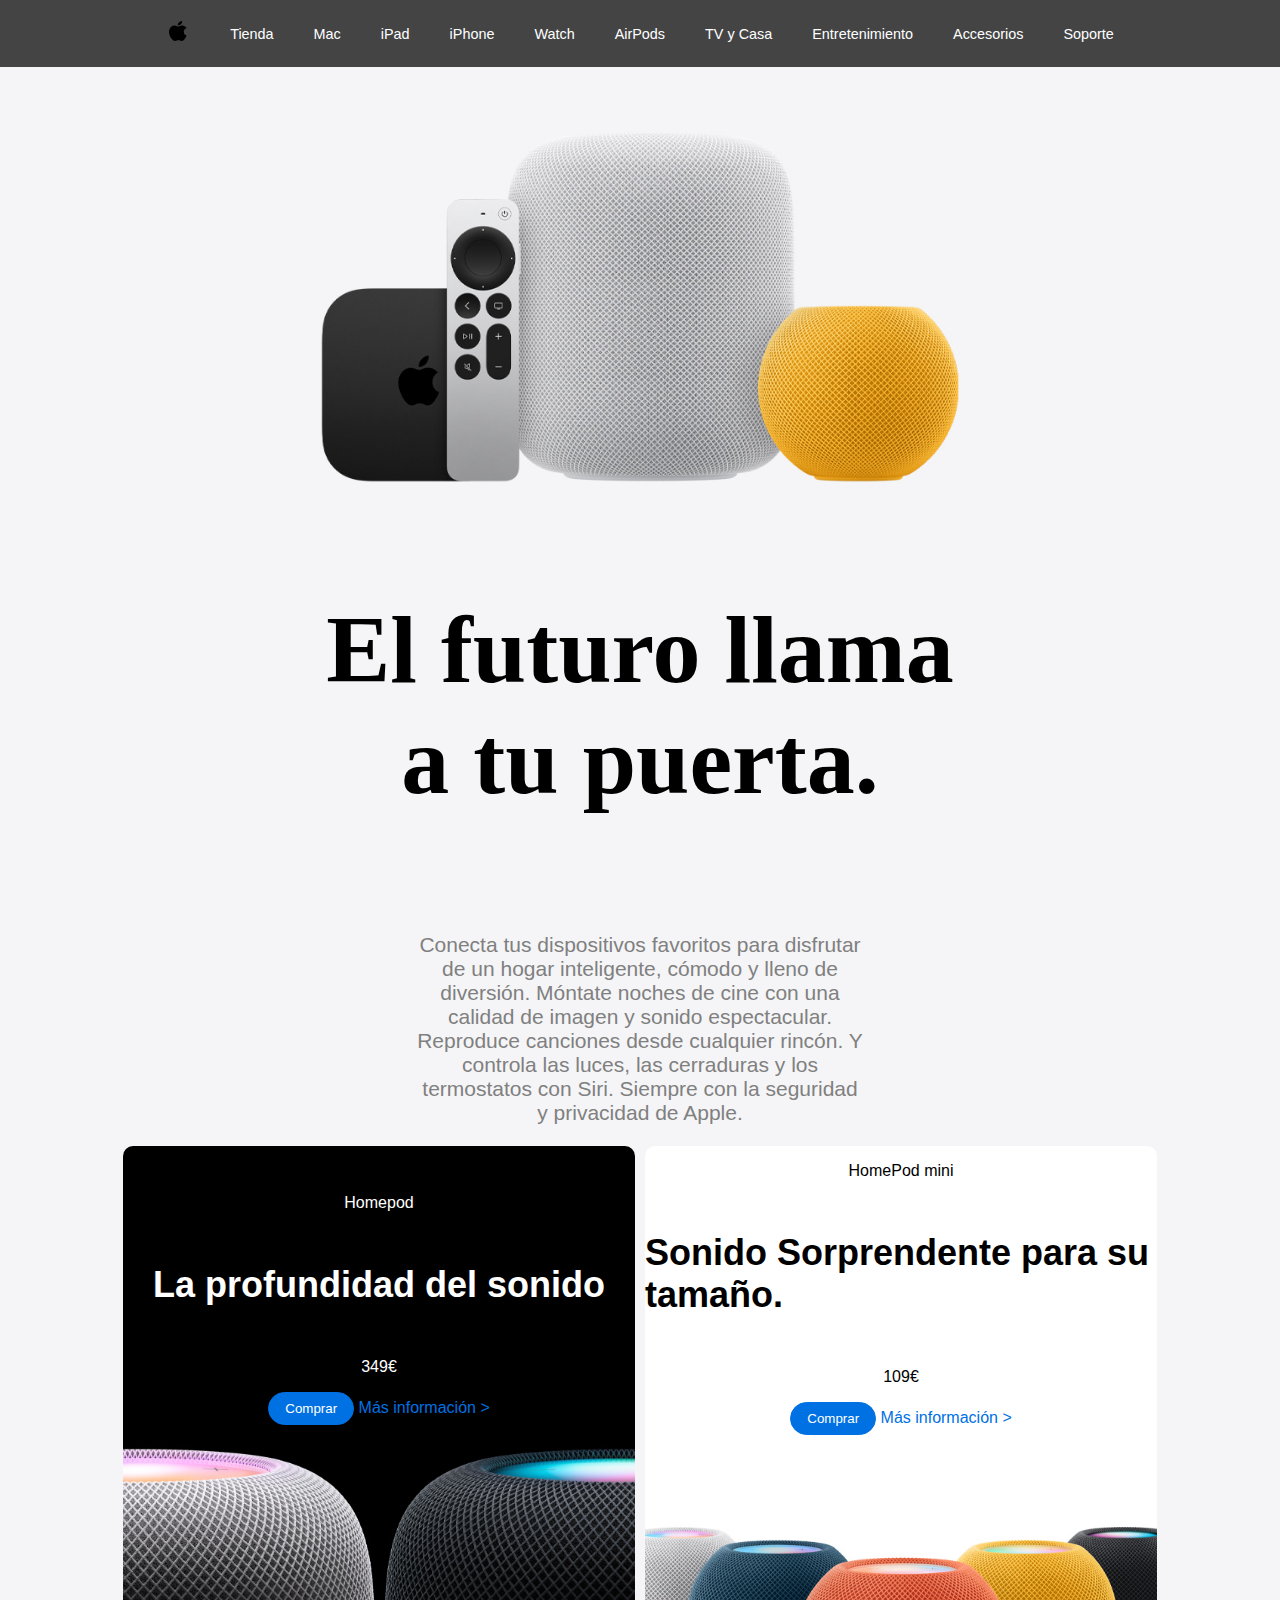
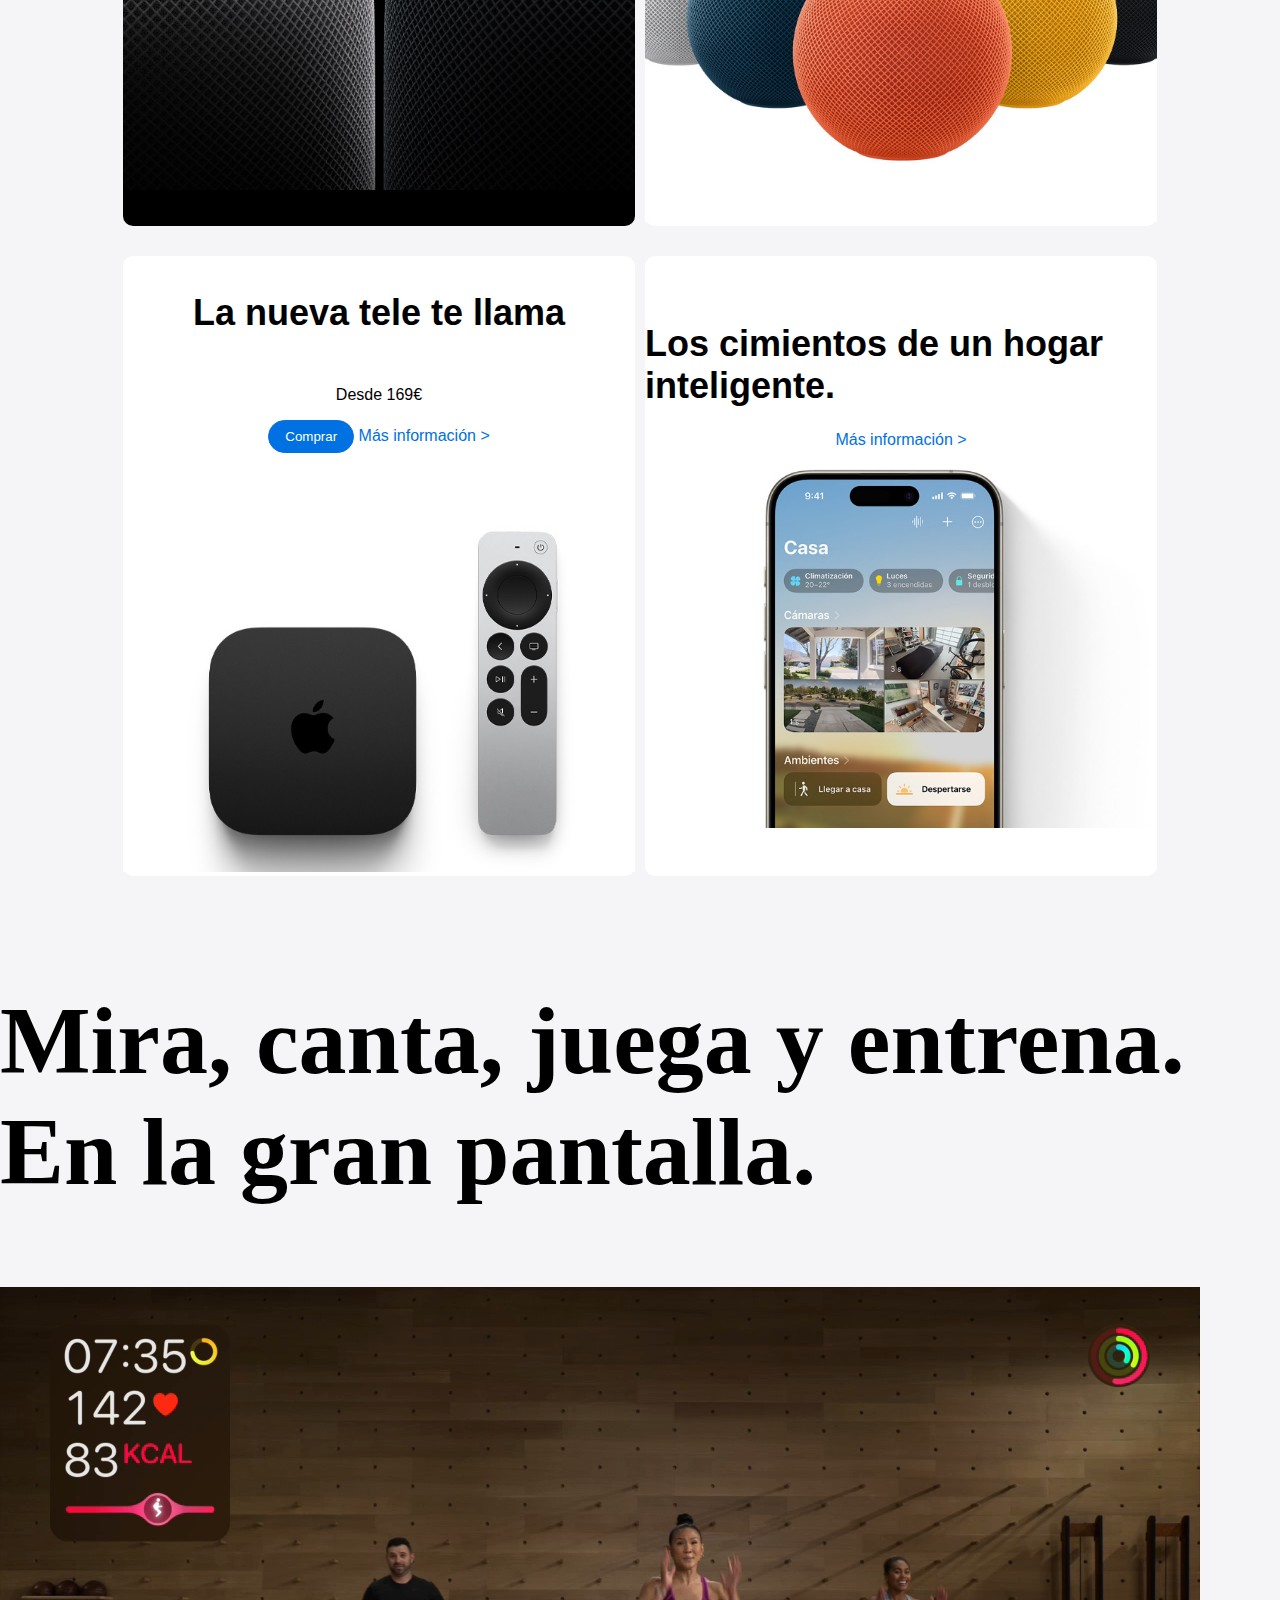
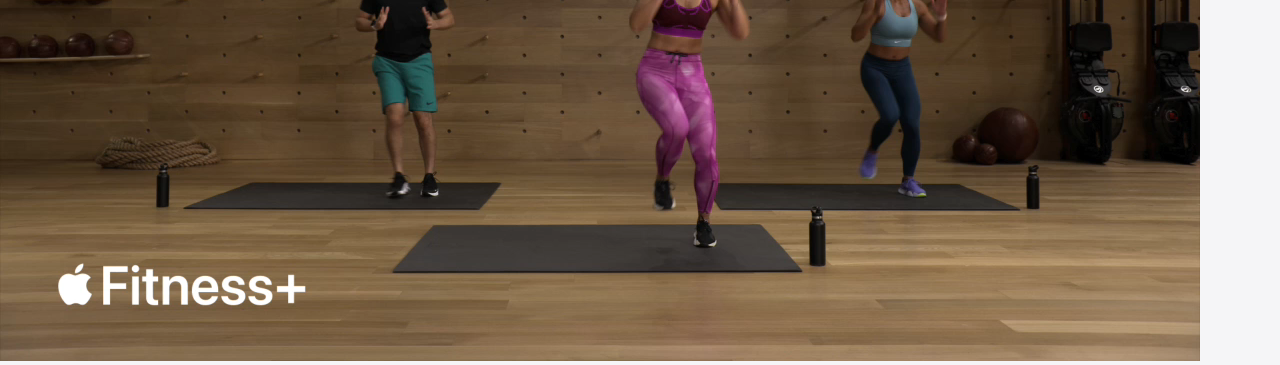
<file: tvycasa.html>
<!DOCTYPE html>
<html>

<head>
    <meta charset='utf-8'>
    <meta http-equiv='X-UA-Compatible' content='IE=edge'>
    <title>Apple</title>
    <meta name='viewport' content='width=device-width, initial-scale=1'>
    <link rel='stylesheet' type='text/css' media='screen' href='styleTvYcasa.css'>

</head>

<body>
    <header>
        <nav>
            <a href="index.html">
                <img src="images/icons8-mac-os-24.png">
            </a>
            <a href="" class="nav-link"> Tienda </a>
            <a href="" class="nav-link"> Mac </a>
            <a href="" class="nav-link"> iPad </a>
            <a href="" class="nav-link"> iPhone </a>
            <a href="" class="nav-link"> Watch </a>
            <a href="" class="nav-link"> AirPods </a>
            <a href="tvycasa.html" class="nav-link"> TV y Casa </a>
            <a href="" class="nav-link"> Entretenimiento </a>
            <a href="" class="nav-link"> Accesorios </a>
            <a href="" class="nav-link"> Soporte </a>
        </nav>
    </header>
    <div class="container1">
        <div class="container2">
            <picture>
                <source srcset="images/hero__dbphk49ymi2q_large.jpg" media="max-width:1200px">
                <source srcset="images/hero__dbphk49ymi2q_medium.jpg" media="max-width: 768px">
                <source srcset="images/hero__dbphk49ymi2q_small_2x.jpg" media="max-width:480px">
                <img src="images/hero__dbphk49ymi2q_large.jpg">
            </picture>
            <h3 class="Encabezado"> El futuro llama a tu puerta.</h3>
            <p class="Encabezado2"> Conecta tus dispositivos favoritos para disfrutar de un hogar inteligente, cómodo y
                lleno de diversión. Móntate noches de cine con una calidad de imagen y sonido espectacular. Reproduce
                canciones desde cualquier rincón. Y controla las luces, las cerraduras y los termostatos con Siri.
                Siempre con la seguridad y privacidad de Apple.</p>
        </div>
    </div>
    <div class="Container3">
        <div class="container3_fila1">
            <div class="container3_fila1_columna1">
                <p>Homepod</p>
                <h3 class="encabezado3"> La profundidad del sonido </h3>
                <p>349€</p>
                <div class="container3_fila1_columna1_botones">
                    <button class="botoncomprar" type="button"> Comprar</button>
                    <a class="informacion" href=""> Más información > </a>
                </div>
                <picture>
                    <source srcset="images/homepod__eam53jjm772a_small.jpg" media="max-width:480px">
                    <source srcset="images/homepod__eam53jjm772a_medium.jpg" media="max-width 768px">
                    <source srcset="images/homepod__eam53jjm772a_large.jpg" media="max-width:1200px">
                    <img src="images/homepod__eam53jjm772a_large.jpg">
                </picture>

            </div>
            <div class="container3_fila1_columna2">
                <p>HomePod mini</p>
                <h3 class="encabezado3"> Sonido Sorprendente para su tamaño. </h3>
                <p> 109€</p>
                <div class="container3_fila1_columna2_botones">
                    <button class="botoncomprar" type="button"> Comprar</button>
                    <a class="informacion" href=""> Más información > </a>
                </div>
                <picture>
                    <source srcset="images/room_filling_sound__zagu3551kwyi_small.jpg" media="max-width: 480px">
                    <source srcset="images/room_filling_sound__zagu3551kwyi_medium.jpg" media="max-width: 768px">
                    <source srcset="images/room_filling_sound__zagu3551kwyi_large.jpg" media="max-width: 1200px">
                    <img src="images/room_filling_sound__zagu3551kwyi_large.jpg">
                </picture>
                
            </div>
        </div>
        <div class="container3_fila2">
            <div class="container3_fila2_columna1">
                <h3 class="encabezado3"> La nueva tele te llama</h3>
                <p> Desde 169€ </p>
                <div class="container3_fila2_columna1_botones">
                    <button class="botoncomprar" type="button"> Comprar</button>
                    <a class="informacion" href=""> Más información > </a>
                </div>              
                <picture>
                    <source srcset="images/apple_tv_4k__b30wcqp0pdle_small.jpg" media="max-width: 480px">
                    <source srcset="images/apple_tv_4k__b30wcqp0pdle_medium.jpg" media="max-width: 768px">
                    <source srcset="images/apple_tv_4k__b30wcqp0pdle_large.jpg" media="max-width: 1200px">
                    <img src="images/apple_tv_4k__b30wcqp0pdle_large.jpg">
                </picture>
                
            </div>
            <div class="container3_fila2_columna2">
                <h1 class="encabezado3"> Los cimientos de un hogar inteligente. </h1>
                <div class="container3_fila2_columna2_botones">
                    <a class="informacion" href=""> Más información > </a>
                </div>
                <picture>
                    <source srcset="images/homeapp__cpc1k972xys2_small.jpg" media="max-width: 480px">
                    <source srcset="images/homeapp__cpc1k972xys2_medium.jpg" media="max-width: 768px">
                    <source srcset="images/homeapp__cpc1k972xys2_large.jpg" media="max-width: 1200px">
                    <img src="images/homeapp__cpc1k972xys2_large.jpg">
                </picture>
            </div>
        </div>
    </div>
    <div class="container4">
        <h2 class="Encabezado">Mira, canta, juega y entrena. En la gran pantalla. </h2>
        <video src="images/large.mp4">
        <div class="container4_fila2">
            <div class="container4_fila2_bloque1">
                <picture>
                    <source srcset="images/tv_plus_logo__ftim9r0zkyum_medium_2x.png" media="max-width: 768px">
                    <source srcset="images/tv_plus_logo__ftim9r0zkyum_large.png" media="max-width: 1200px">
                    <img src="images/tv_plus_logo__ftim9r0zkyum_large.png">
                </picture>
                <h2> Disfruta de los premiados Apple Originals. En todas tus pantallas.</h2>
                <button class="botonprobar" type="button"> Pruébalo gratis</button>
                <a class="informacion" href=""> Más información > </a>
            </div>
            <div class="container4_fila2_bloque2">
                <picture>
                    <source srcset="images/apple_music_logo__fysswdp9i4yi_medium_2x.png" media="max-width: 768px">
                    <source srcset="images/apple_music_logo__fysswdp9i4yi_large.png" media="max-width: 1200px">
                    <img src="images/apple_music_logo__fysswdp9i4yi_large.png">
                </picture>
                <h2>Accede a todas tus canciones favoritas y cántalas siguiendo la letra.</h2>
                <button class="botonprobar" type="button"> Pruébalo gratis</button>
                <a class="informacion" href=""> Más información > </a>
            </div>
            <div class="container4_fila2_bloque3">
                <picture>
                    <source srcset="images/fitness_plus_logo__ejje682nywae_medium_2x.png" media="max-width: 768px">
                    <source srcset="images/fitness_plus_logo__ejje682nywae_large.png" media="max-width: 1200px">
                    <img src="images/fitness_plus_logo__ejje682nywae_large.png">
                </picture>
                <h2>  Desde ejercicios de alta intensidad hasta meditación. Hay para todos.</h2>
                <button class="botonprobar" type="button"> Pruébalo gratis</button>
                <a class="informacion" href=""> Más información > </a>
            </div>
            <div class="container4_fila2_bloque4">
                <picture>
                    <source srcset="images/apple_arcade_logo__fkj0u4ziuguy_medium_2x.png" media="max-width: 768px">
                    <source srcset="images/apple_arcade_logo__fkj0u4ziuguy_large.png" media="max-width: 1200px">
                    <img src="images/apple_arcade_logo__fkj0u4ziuguy_large.png">
                </picture>
                <h2>Más de 200 juegos divertidísimos. Sin anuncios ni compras extra.</h2>
                <button class="botonprobar" type="button"> Pruébalo gratis</button>
                <a class="informacion" href=""> Más información > </a>
            </div>
        </div>
    </div>
</body>

</html>
</file>
<file: styleTvYcasa.css>
body {
    margin: 0;
    background-color: #F5F5F7;
}

header {
    font-family: Arial, Helvetica, sans-serif;
}

nav {
    display: flex;
    justify-content: center;
    gap: 40px;
    align-items: center;
    background-color: #444445;
    padding: 20px;
    font-size: 90%;
}

a {
    text-decoration: none;
    color: white;
}

.Encabezado {
    font-size: 96px;
}

.Encabezado2 {
    margin-left: 15%;
    margin-right: 15%;
    font-size: 21px;
    font-family:'Trebuchet MS', 'Lucida Sans Unicode', 'Lucida Grande', 'Lucida Sans', Arial, sans-serif;
    color: gray;
}

.container1{
    display: flex;
    justify-content: center;
    margin-top: 5%;
}

.container2 {
    display: flex;
    flex-direction: column;
    align-items: center;
    justify-content: center;
    background-color: #F5F5F7;
    text-align: center;
    width: 50%;

}

.Container3{
    display: flex;
    flex-direction: column;
    justify-content: center;

}

.container3_fila1{
    display: flex;
    flex-wrap: wrap;
    justify-content: center;
    gap:10px;
    margin-bottom: 30px;
    overflow: hidden;
}

.container3_fila1_columna1{
    display: flex;
    flex-direction: column;
    background-color: black;
    color:white;
    font-family: Arial, Helvetica, sans-serif;
    justify-content: center;
    align-items: center;
    border-radius: 10px;
    width: 40%;
}
.container3_fila1_columna1_botones{
    padding-bottom: 20px;
}
.botoncomprar{
    background-color: #0071e3;
    color:white;
    border-radius: 40px;
    border: 1px solid #0071e3;
    padding-top: 8px;
    padding-bottom: 8px;
    padding-left: 16px;
    padding-right: 16px;
}
.container3_fila1_columna2{
    display: flex;
    flex-direction: column;
    background-color: white;
    color:black;
    font-family: Arial, Helvetica, sans-serif;
    justify-content: center;
    align-items: center;
    border-radius: 10px;
    width: 40%;
}

.container3_fila1_columna2_botones{
    padding-bottom: 20px;
}
.container3_fila2{
    display: flex;
    flex-wrap: wrap;
    justify-content: center;
    gap:10px;
    margin-bottom: 30px;
}
.container3_fila2_columna1{
    display: flex;
    flex-direction: column;
    background-color: white;
    color:black;
    font-family: Arial, Helvetica, sans-serif;
    justify-content: center;
    align-items: center;
    border-radius: 10px;
    width: 40%;
}
.container3_fila2_columna1_botones{
    padding-bottom: 56px;
}

.container3_fila2_columna2{
    display: flex;
    flex-direction: column;
    background-color: white;
    color:black;
    font-family: Arial, Helvetica, sans-serif;
    justify-content: center;
    align-items:center;
    border-radius: 10px;
    width: 40%;
   
}
.container3_fila2_columna2_botones{
    padding-bottom: 20px;
    align-items: flex-end;
}

.informacion{
    color:#0071e3; 
}

img {
    height: auto;
    width: 100%;
}
@media all and (min-width:1021px) {
    .encabezado {
        font-size: 96px;
    }

    .encabezado2 {
        font-size: 24px;
    }
    .encabezado3 {
        font-size: 36px;
    }
}

@media all and (min-width: 1025px) and (max-width: 1200px) {
    .encabezado {
        font-size: 64px;
    }

    .encabezado2 {
        font-size: 24px;
    }
    .encabezado3 {
        font-size: 24px;
    }
}

@media all and (min-width:769px) and (max-width: 1024px) {
    .encabezado {
        font-size: 48px;
    }

    .encabezado2 {
        font-size: 21px;
    }
    .encabezado3 {
        font-size: 24px;
    }
}

@media all and (min-width:320px) and (max-width: 480px) {
    .encabezado {
        font-size: 48px;
    }

    .encabezado2 {
        font-size: 17px;
    }
    .encabezado3 {
        font-size: 24px;
    }
}
</file>
